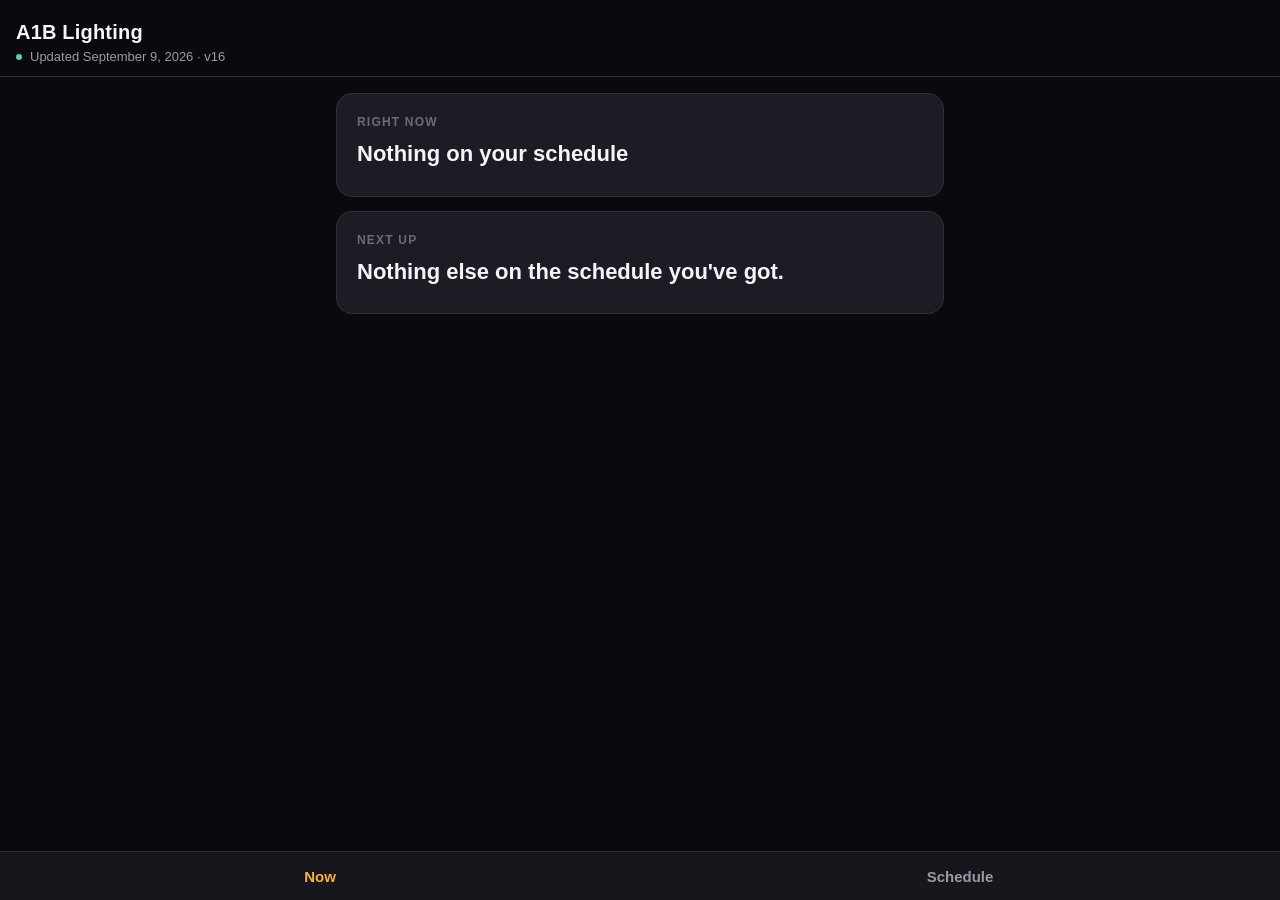
<file: index.html>
<!doctype html>
<html lang="en">
<head>
<meta charset="utf-8">
<meta name="viewport" content="width=device-width, initial-scale=1, viewport-fit=cover">
<title>A1B Lighting Schedule</title>
<meta name="theme-color" content="#0a0a0e">
<link rel="manifest" href="./manifest.webmanifest">
<link rel="apple-touch-icon" href="./icons/icon-192.png">
<meta name="apple-mobile-web-app-capable" content="yes">
<meta name="apple-mobile-web-app-status-bar-style" content="black-translucent">
<link rel="stylesheet" href="./styles.css">
</head>
<body>

<div id="update-banner">
  New schedule available — tap to update
  <div class="sub">A newer version has been deployed</div>
</div>

<header class="app-header">
  <h1>A1B Lighting</h1>
  <div class="meta-line" id="meta-line"><span class="dot"></span> Loading…</div>
</header>

<main>
  <div class="view active" id="view-now">
    <div id="now-root"></div>
  </div>

  <div class="view" id="view-schedule">
    <div class="day-chips" id="day-chips"></div>
    <div id="schedule-root"></div>
  </div>
</main>

<nav class="tabbar">
  <button data-tab="now" class="active">Now</button>
  <button data-tab="schedule">Schedule</button>
</nav>

<div id="info-modal">
  <div class="sheet">
    <h3>Schedule info</h3>
    <div class="row"><b>Updated:</b> <span id="info-updated"></span></div>
    <div class="row"><b>Version:</b> <span id="info-version"></span></div>
    <div class="row"><b>Source file:</b> <span id="info-source"></span></div>
    <div class="row"><b>Rebuilt:</b> <span id="info-generated"></span></div>
    <div class="row"><b>Matched on:</b> <span id="info-tokens"></span></div>
    <div class="row"><b>Notes:</b> <span id="info-notes"></span></div>
    <button class="close">Close</button>
  </div>
</div>

<script src="./shared.js"></script>
<script src="./app.js"></script>
</body>
</html>
</file>
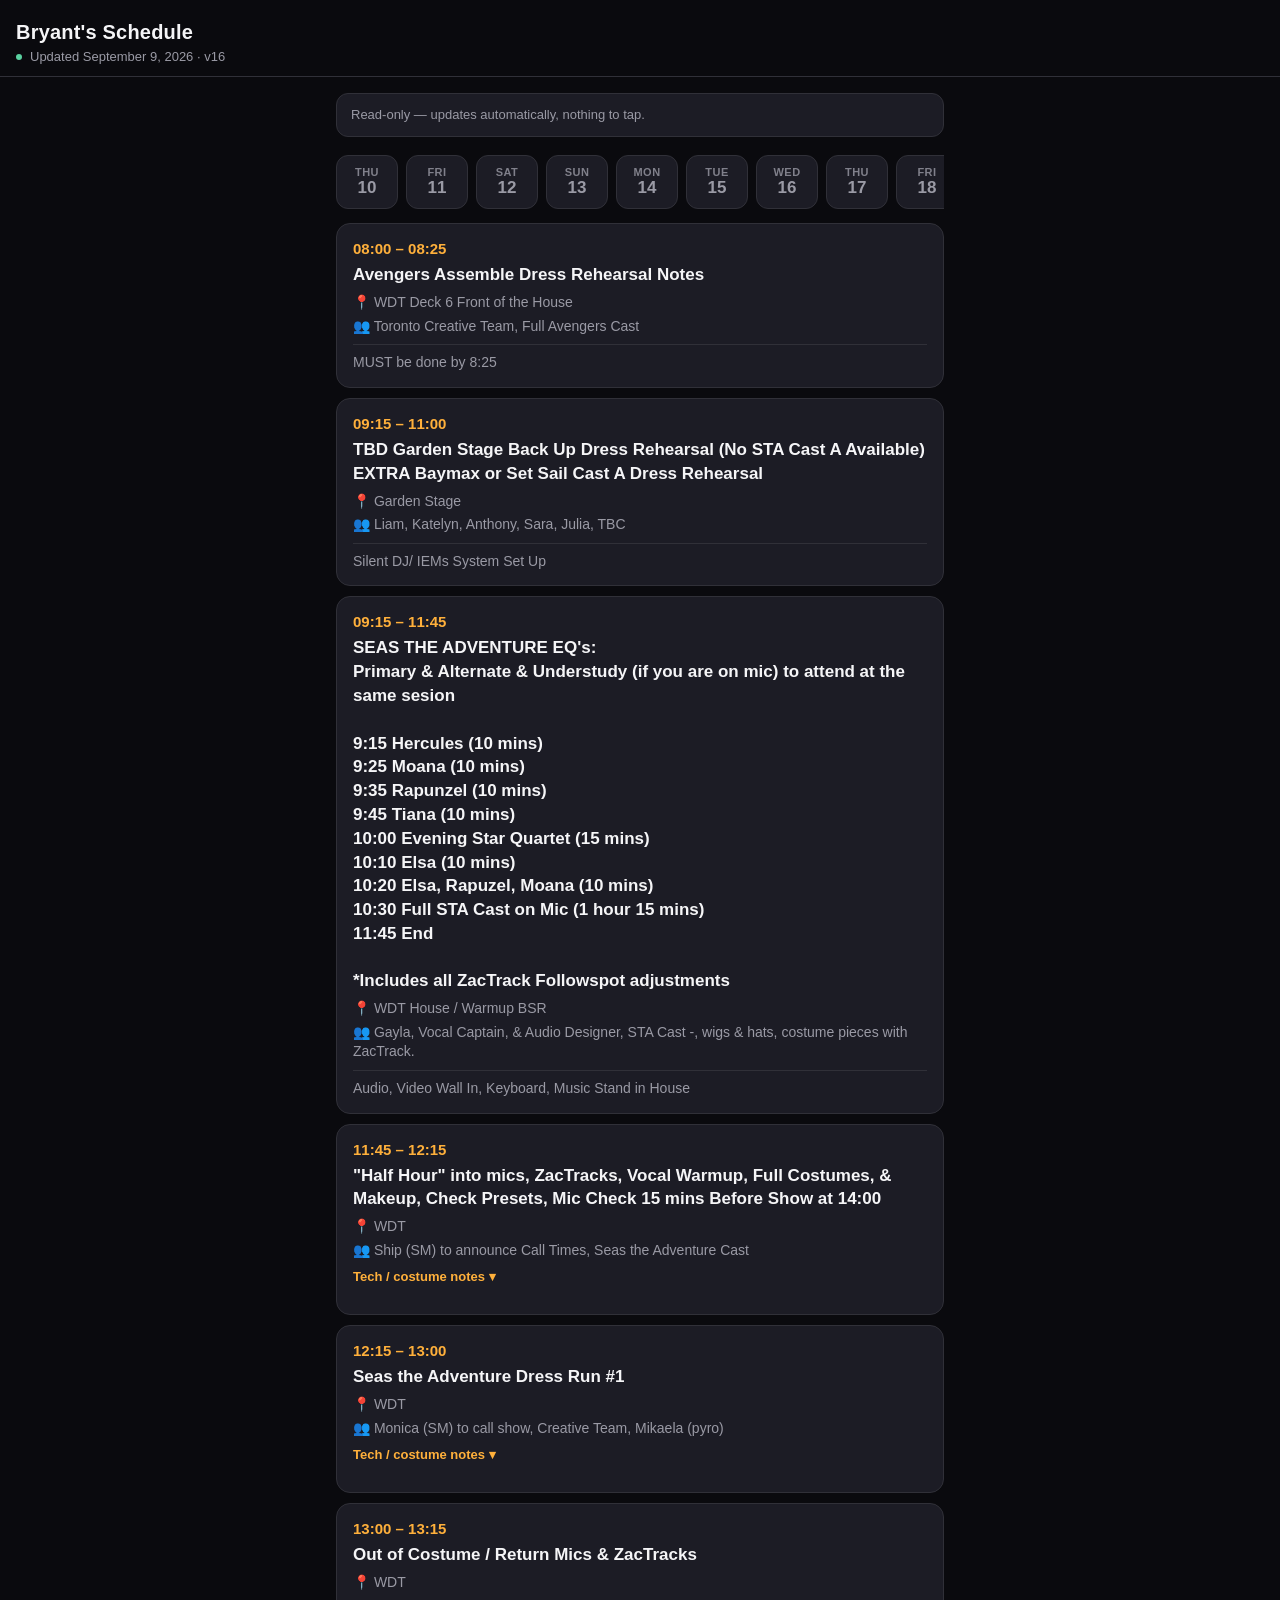
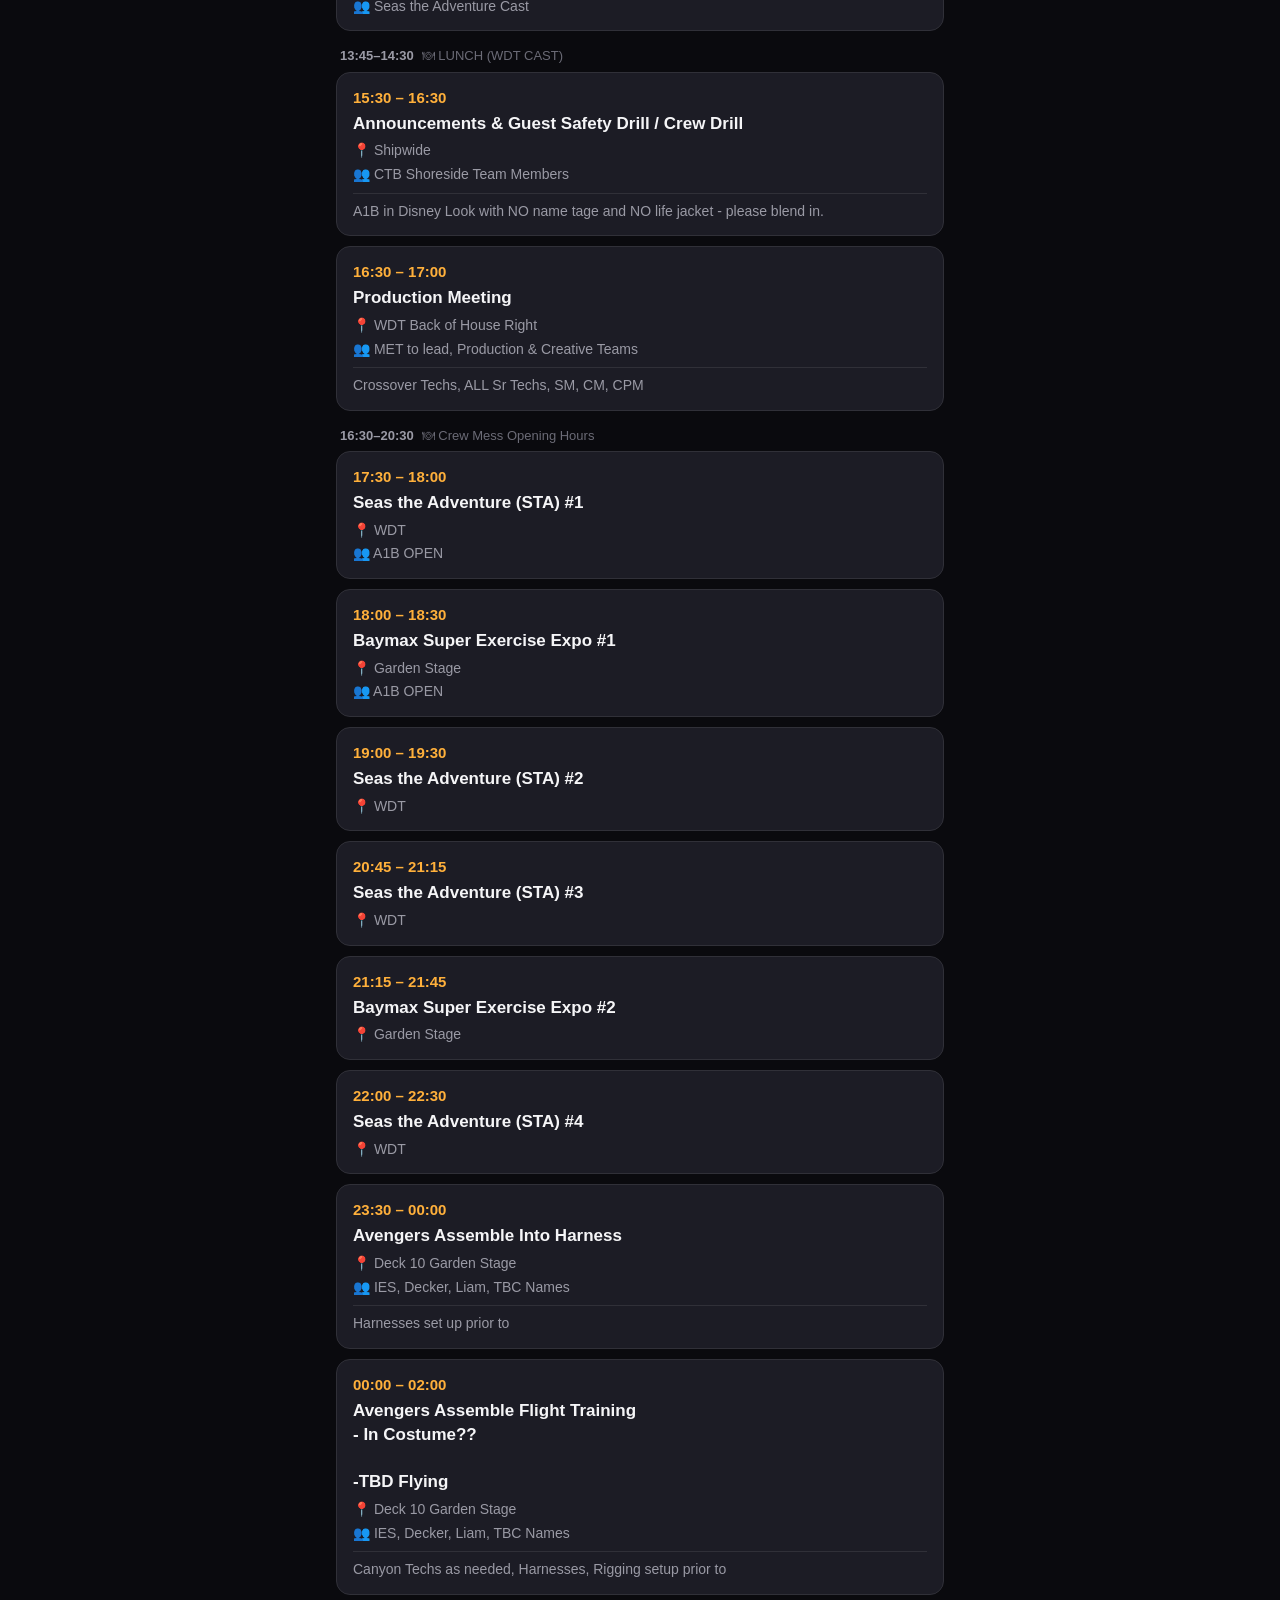
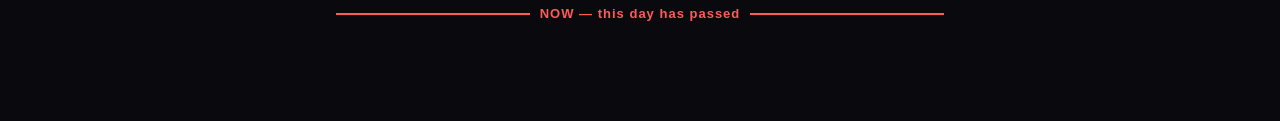
<file: family/index.html>
<!doctype html>
<html lang="en">
<head>
<meta charset="utf-8">
<meta name="viewport" content="width=device-width, initial-scale=1, viewport-fit=cover">
<title>Bryant's Schedule</title>
<meta name="theme-color" content="#0a0a0e">
<meta name="robots" content="noindex">
<link rel="stylesheet" href="../styles.css">
</head>
<body>

<header class="app-header">
  <h1>Bryant's Schedule</h1>
  <div class="meta-line" id="meta-line"><span class="dot"></span> Loading…</div>
</header>

<main>
  <div class="family-banner">Read-only — updates automatically, nothing to tap.</div>
  <div class="day-chips" id="day-chips"></div>
  <div id="schedule-root"></div>
</main>

<script src="../shared.js"></script>
<script src="./app.js"></script>
</body>
</html>
</file>
<file: styles.css>
:root {
  color-scheme: dark;
  --bg: #0a0a0e;
  --bg-raised: #16161d;
  --bg-card: #1c1c25;
  --border: #303038;
  --text: #f5f5f7;
  --text-dim: #9a9aa5;
  --text-faint: #6b6b76;
  --accent: #ffb03b;
  --accent-dim: #7a5a1e;
  --now-line: #ff5a5a;
  --ok: #5ad1a0;
  --warn: #ffcf5c;
  --tap: 48px;
}

* { box-sizing: border-box; -webkit-tap-highlight-color: transparent; }

html, body {
  margin: 0;
  padding: 0;
  background: var(--bg);
  color: var(--text);
  font-family: -apple-system, BlinkMacSystemFont, "Segoe UI", Roboto, sans-serif;
  font-size: 17px;
  line-height: 1.4;
  -webkit-font-smoothing: antialiased;
}

body {
  padding-bottom: calc(72px + env(safe-area-inset-bottom));
  min-height: 100vh;
}

a { color: inherit; }

/* ---------- Update banner ---------- */
#update-banner {
  position: fixed;
  top: 0; left: 0; right: 0;
  z-index: 100;
  background: var(--accent);
  color: #1a1200;
  font-weight: 700;
  text-align: center;
  padding: 14px 16px;
  padding-top: calc(14px + env(safe-area-inset-top));
  display: none;
  cursor: pointer;
}
#update-banner.show { display: block; }
#update-banner .sub { font-weight: 500; font-size: 13px; opacity: .8; margin-top: 2px; }

/* ---------- Header ---------- */
header.app-header {
  padding: 18px 16px 10px;
  padding-top: calc(18px + env(safe-area-inset-top));
  border-bottom: 1px solid var(--border);
}
header.app-header h1 {
  font-size: 20px;
  margin: 0 0 2px;
  letter-spacing: 0.2px;
}
.meta-line {
  color: var(--text-dim);
  font-size: 13px;
  display: flex;
  gap: 8px;
  align-items: center;
  cursor: pointer;
}
.meta-line .dot { width: 6px; height: 6px; border-radius: 50%; background: var(--ok); }
.meta-line.stale .dot { background: var(--warn); }

/* ---------- Bottom tab bar ---------- */
nav.tabbar {
  position: fixed;
  bottom: 0; left: 0; right: 0;
  display: flex;
  background: var(--bg-raised);
  border-top: 1px solid var(--border);
  padding-bottom: env(safe-area-inset-bottom);
  z-index: 50;
}
nav.tabbar button {
  flex: 1;
  background: none;
  border: none;
  color: var(--text-dim);
  font-size: 15px;
  font-weight: 600;
  padding: 14px 0;
  min-height: var(--tap);
}
nav.tabbar button.active { color: var(--accent); }

main { padding: 16px; max-width: 640px; margin: 0 auto; }
.view { display: none; }
.view.active { display: block; }

/* ---------- Now view ---------- */
.now-card {
  background: var(--bg-card);
  border: 1px solid var(--border);
  border-radius: 16px;
  padding: 20px;
  margin-bottom: 14px;
}
.now-card .label {
  text-transform: uppercase;
  font-size: 12px;
  letter-spacing: 1.2px;
  color: var(--text-faint);
  font-weight: 700;
  margin-bottom: 8px;
}
.now-card.current { border-color: var(--now-line); }
.now-card.current .label { color: var(--now-line); }
.now-card .activity { font-size: 22px; font-weight: 700; margin-bottom: 6px; white-space: pre-line; }
.now-card .meta { color: var(--text-dim); font-size: 15px; margin-bottom: 4px; }
.now-card .countdown { font-size: 28px; font-weight: 800; color: var(--accent); margin: 6px 0; }
.now-card .others { color: var(--text-dim); font-size: 14px; margin-top: 8px; }
.now-card .notes { color: var(--text-dim); font-size: 14px; margin-top: 10px; padding-top: 10px; border-top: 1px solid var(--border); white-space: pre-line; }
.empty-state { color: var(--text-dim); text-align: center; padding: 40px 16px; }
.empty-state .big { font-size: 40px; margin-bottom: 10px; }

/* ---------- Day chips ---------- */
.day-chips {
  display: flex;
  gap: 8px;
  overflow-x: auto;
  padding: 4px 0 14px;
  -webkit-overflow-scrolling: touch;
}
.day-chip {
  flex: 0 0 auto;
  background: var(--bg-card);
  border: 1px solid var(--border);
  border-radius: 12px;
  padding: 10px 14px;
  min-height: var(--tap);
  min-width: 62px;
  text-align: center;
  color: var(--text-dim);
  font-weight: 700;
}
.day-chip .dow { font-size: 11px; text-transform: uppercase; letter-spacing: .5px; display: block; opacity: .8; }
.day-chip .dnum { font-size: 17px; display: block; }
.day-chip.today { border-color: var(--accent); }
.day-chip.selected { background: var(--accent); color: #1a1200; }
.day-chip.empty { opacity: .45; }

/* ---------- Schedule list ---------- */
.now-divider {
  display: flex;
  align-items: center;
  gap: 10px;
  color: var(--now-line);
  font-weight: 800;
  font-size: 13px;
  letter-spacing: 1px;
  margin: 10px 0;
}
.now-divider::before, .now-divider::after {
  content: "";
  flex: 1;
  height: 2px;
  background: var(--now-line);
}

.call-row {
  background: var(--bg-card);
  border: 1px solid var(--border);
  border-radius: 14px;
  padding: 14px 16px;
  margin-bottom: 10px;
}
.call-row.in-progress { border-color: var(--now-line); box-shadow: 0 0 0 1px var(--now-line) inset; }
.call-row .time { font-size: 15px; font-weight: 700; color: var(--accent); }
.call-row .badge {
  display: inline-block;
  margin-left: 8px;
  font-size: 11px;
  font-weight: 800;
  color: var(--now-line);
  border: 1px solid var(--now-line);
  border-radius: 6px;
  padding: 1px 6px;
  vertical-align: middle;
}
.call-row .activity { font-size: 17px; font-weight: 700; margin: 4px 0 6px; white-space: pre-line; }
.call-row .loc { color: var(--text-dim); font-size: 14px; }
.call-row .others { color: var(--text-dim); font-size: 14px; margin-top: 4px; }
.call-row .notes-toggle {
  color: var(--accent);
  font-size: 13px;
  font-weight: 700;
  margin-top: 8px;
  min-height: 32px;
  display: inline-block;
}
.call-row .notes { display: none; color: var(--text-dim); font-size: 14px; margin-top: 8px; padding-top: 8px; border-top: 1px solid var(--border); white-space: pre-line; }
.call-row .notes.show { display: block; }

.meal-row {
  color: var(--text-faint);
  font-size: 13px;
  padding: 6px 4px;
  display: flex;
  gap: 8px;
  align-items: baseline;
}
.meal-row .time { color: var(--text-dim); font-weight: 700; }

.flag-row {
  background: #2a2010;
  border: 1px solid var(--warn);
  border-radius: 14px;
  padding: 14px 16px;
  margin-top: 16px;
}
.flag-row .flag-label { color: var(--warn); font-weight: 800; font-size: 13px; margin-bottom: 6px; }
.flag-row .activity { font-weight: 700; margin-bottom: 4px; white-space: pre-line; }
.flag-row .raw-time { color: var(--text-dim); font-size: 14px; }

section.day-section { margin-top: 4px; }
h2.section-title { font-size: 13px; text-transform: uppercase; letter-spacing: 1px; color: var(--text-faint); margin: 18px 0 8px; }

/* ---------- Info modal ---------- */
#info-modal {
  position: fixed;
  inset: 0;
  background: rgba(0,0,0,.7);
  z-index: 200;
  display: none;
  align-items: flex-end;
}
#info-modal.show { display: flex; }
#info-modal .sheet {
  background: var(--bg-raised);
  border-radius: 20px 20px 0 0;
  padding: 20px;
  padding-bottom: calc(24px + env(safe-area-inset-bottom));
  width: 100%;
  max-height: 80vh;
  overflow-y: auto;
}
#info-modal h3 { margin-top: 0; }
#info-modal .row { color: var(--text-dim); font-size: 14px; margin-bottom: 10px; }
#info-modal .row b { color: var(--text); }
#info-modal button.close {
  display: block;
  width: 100%;
  margin-top: 12px;
  padding: 14px;
  background: var(--bg-card);
  border: 1px solid var(--border);
  color: var(--text);
  border-radius: 12px;
  font-weight: 700;
  font-size: 16px;
  min-height: var(--tap);
}

.family-banner {
  background: var(--bg-card);
  border: 1px solid var(--border);
  border-radius: 12px;
  padding: 12px 14px;
  color: var(--text-dim);
  font-size: 13px;
  margin-bottom: 14px;
}
</file>
